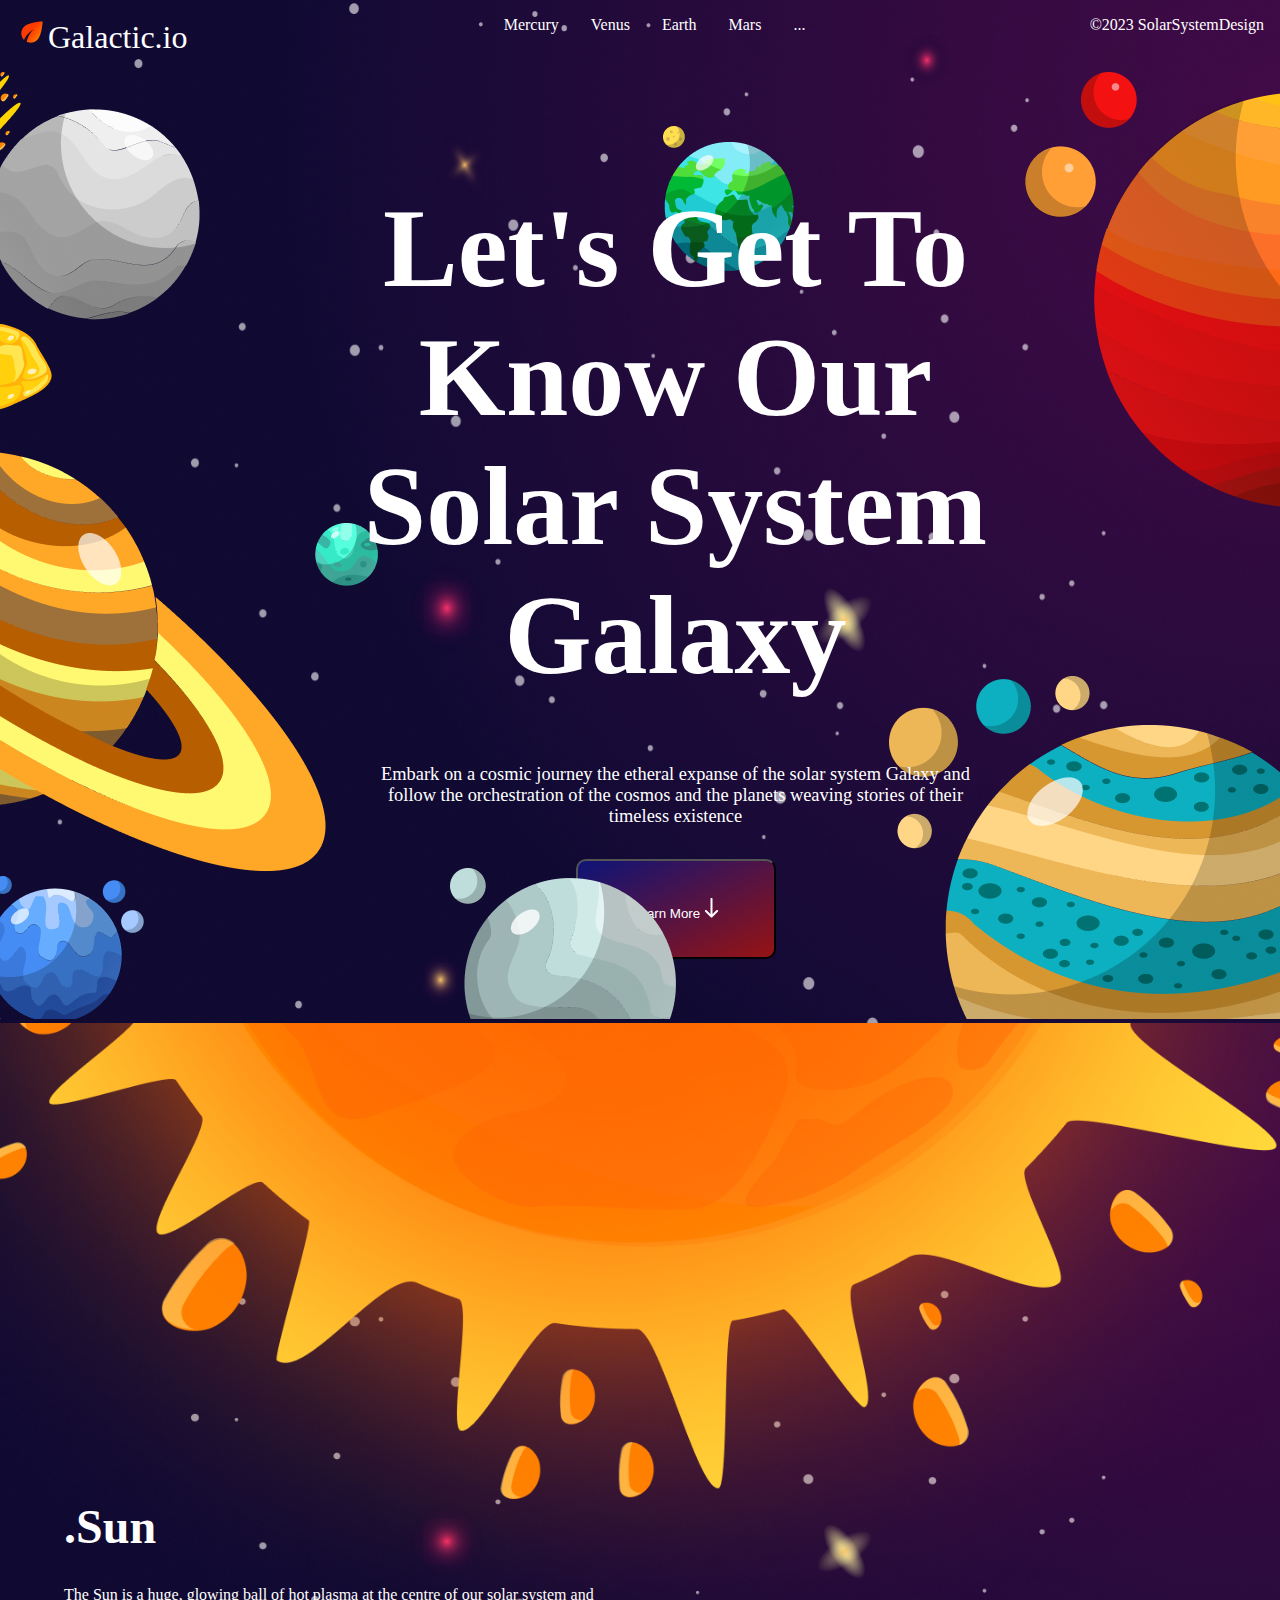
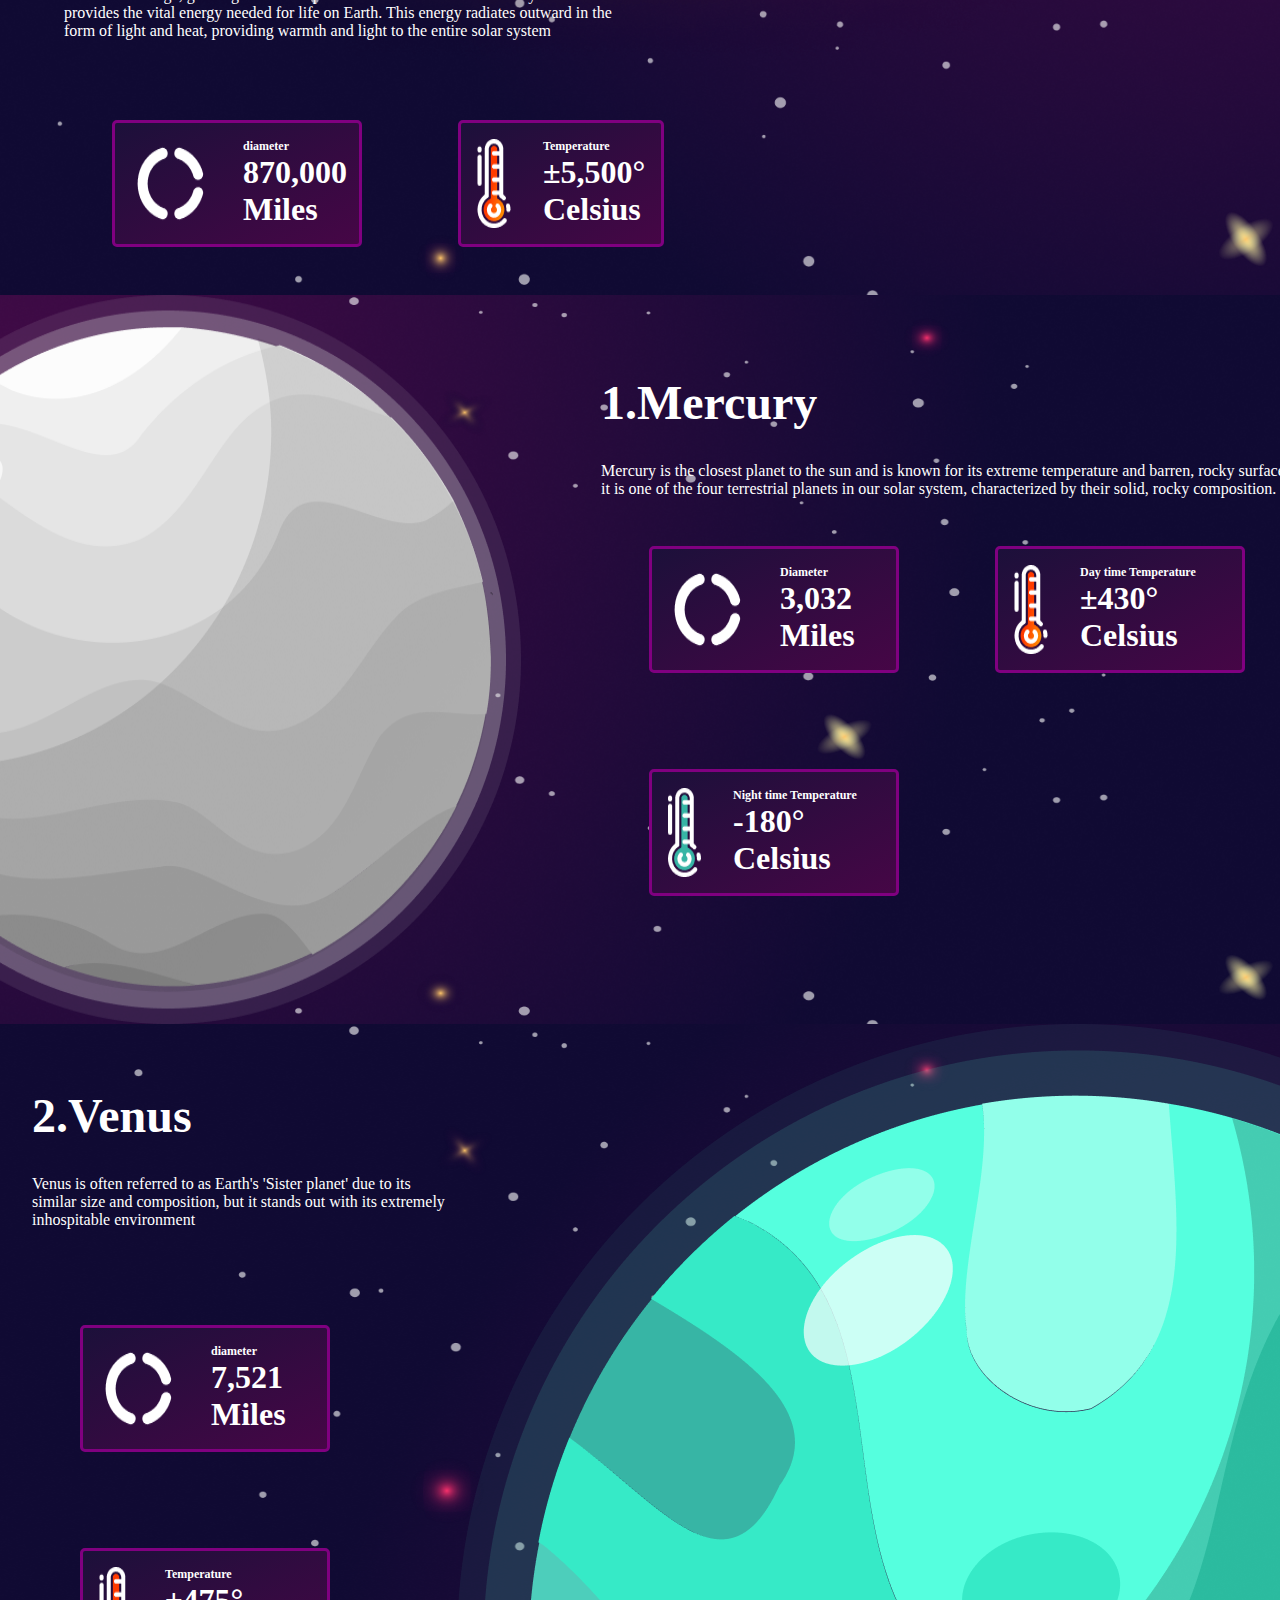
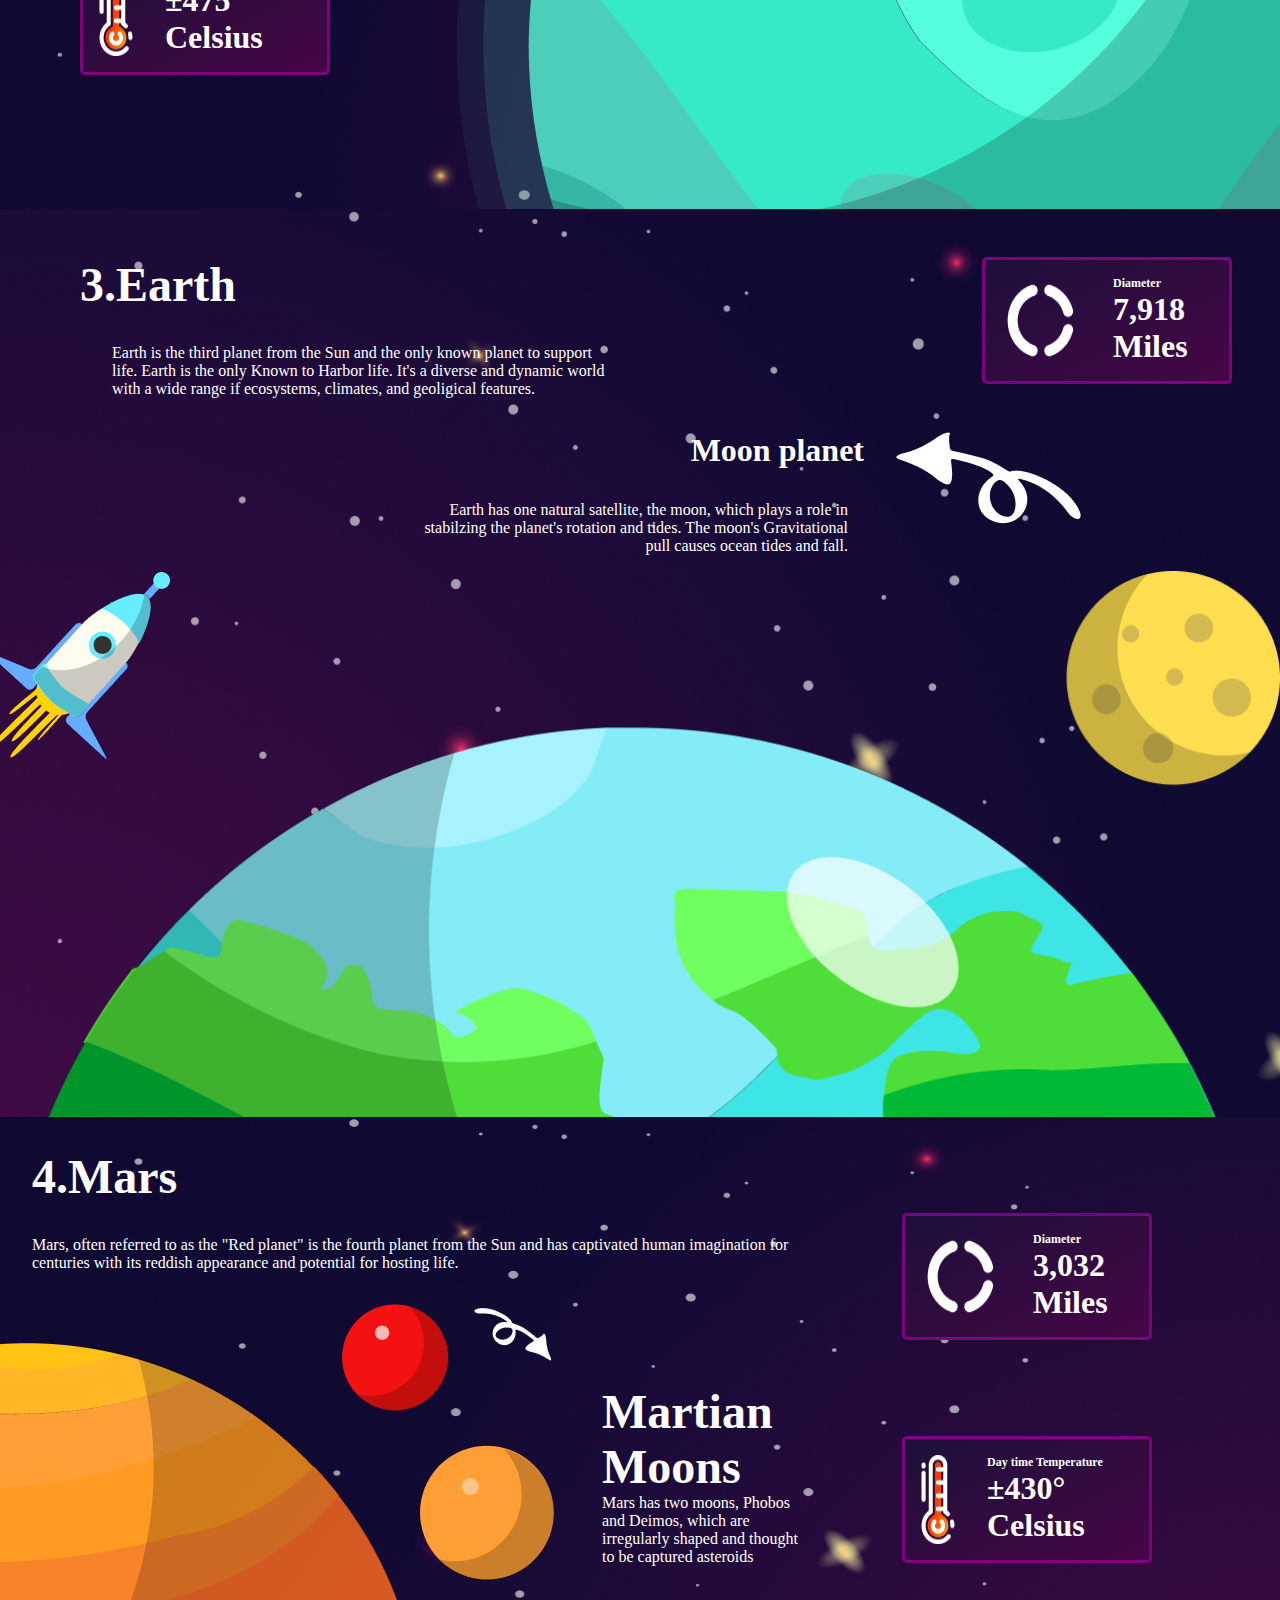
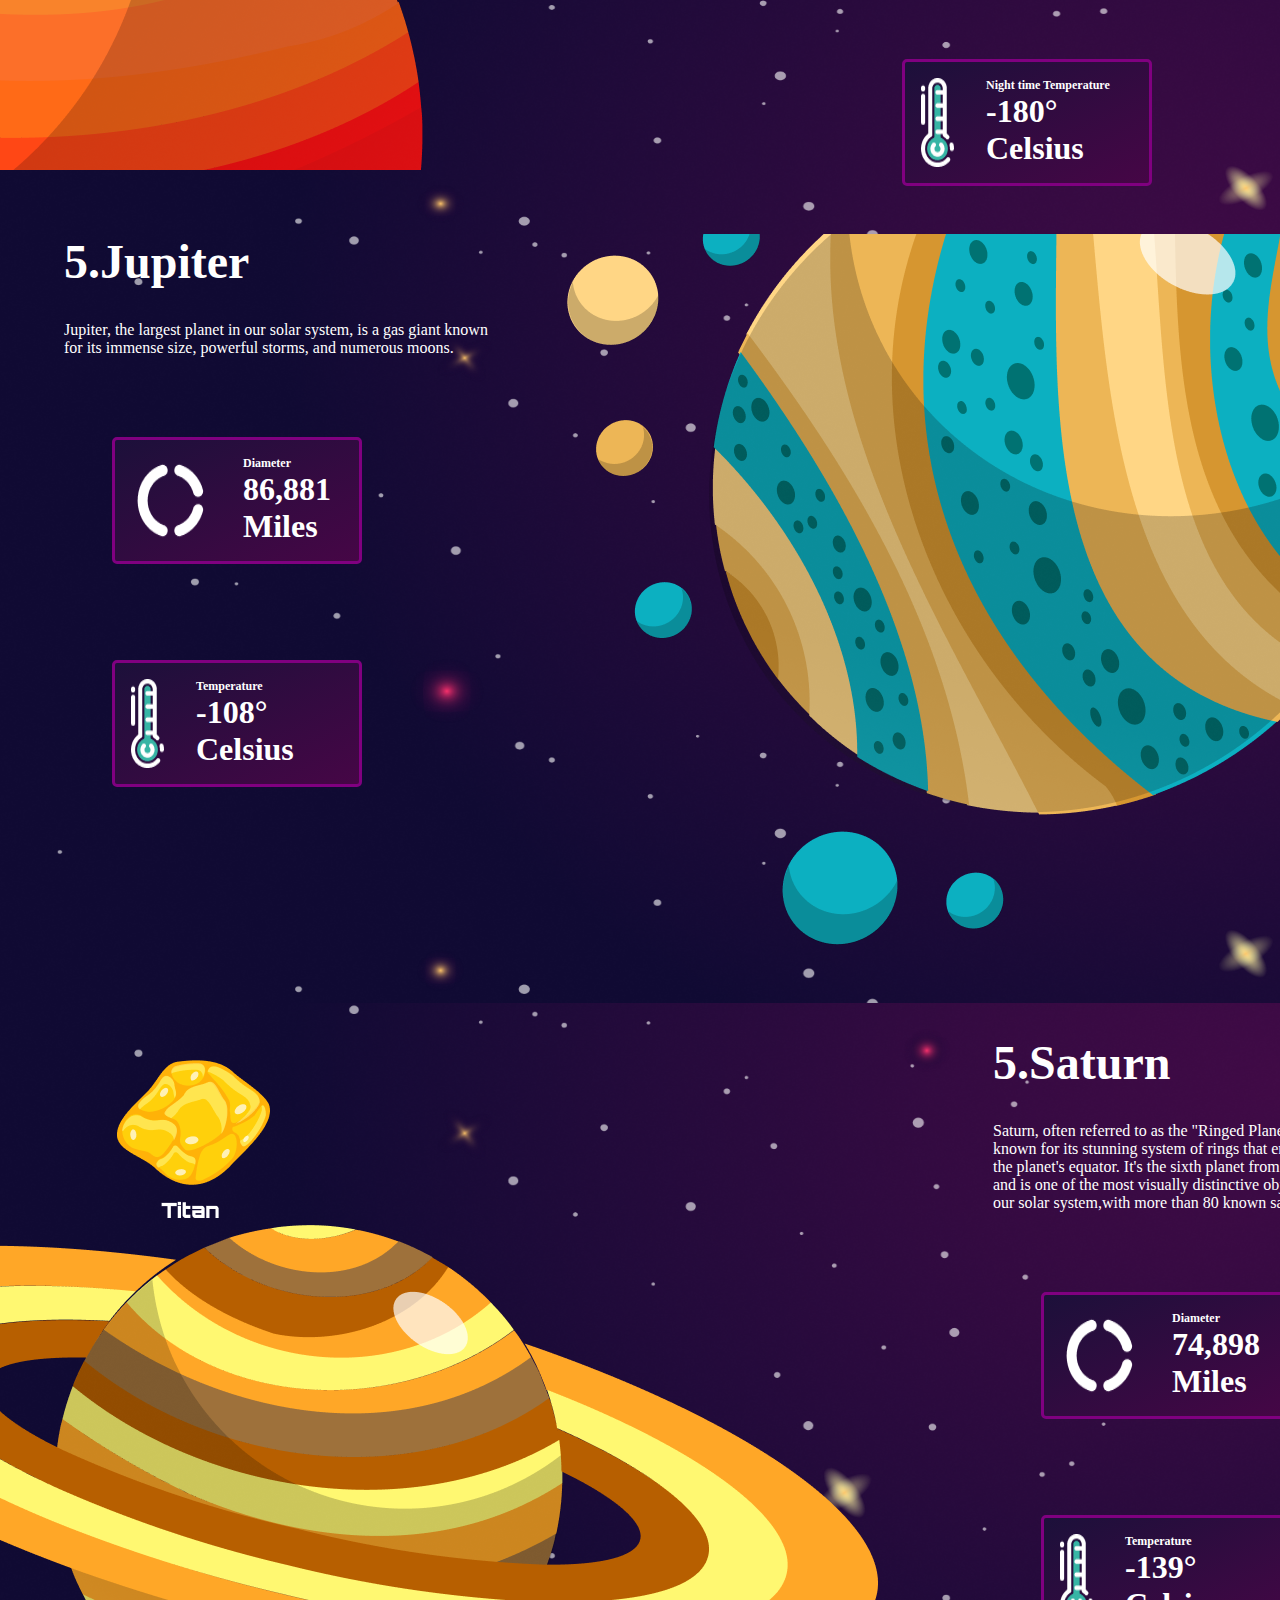
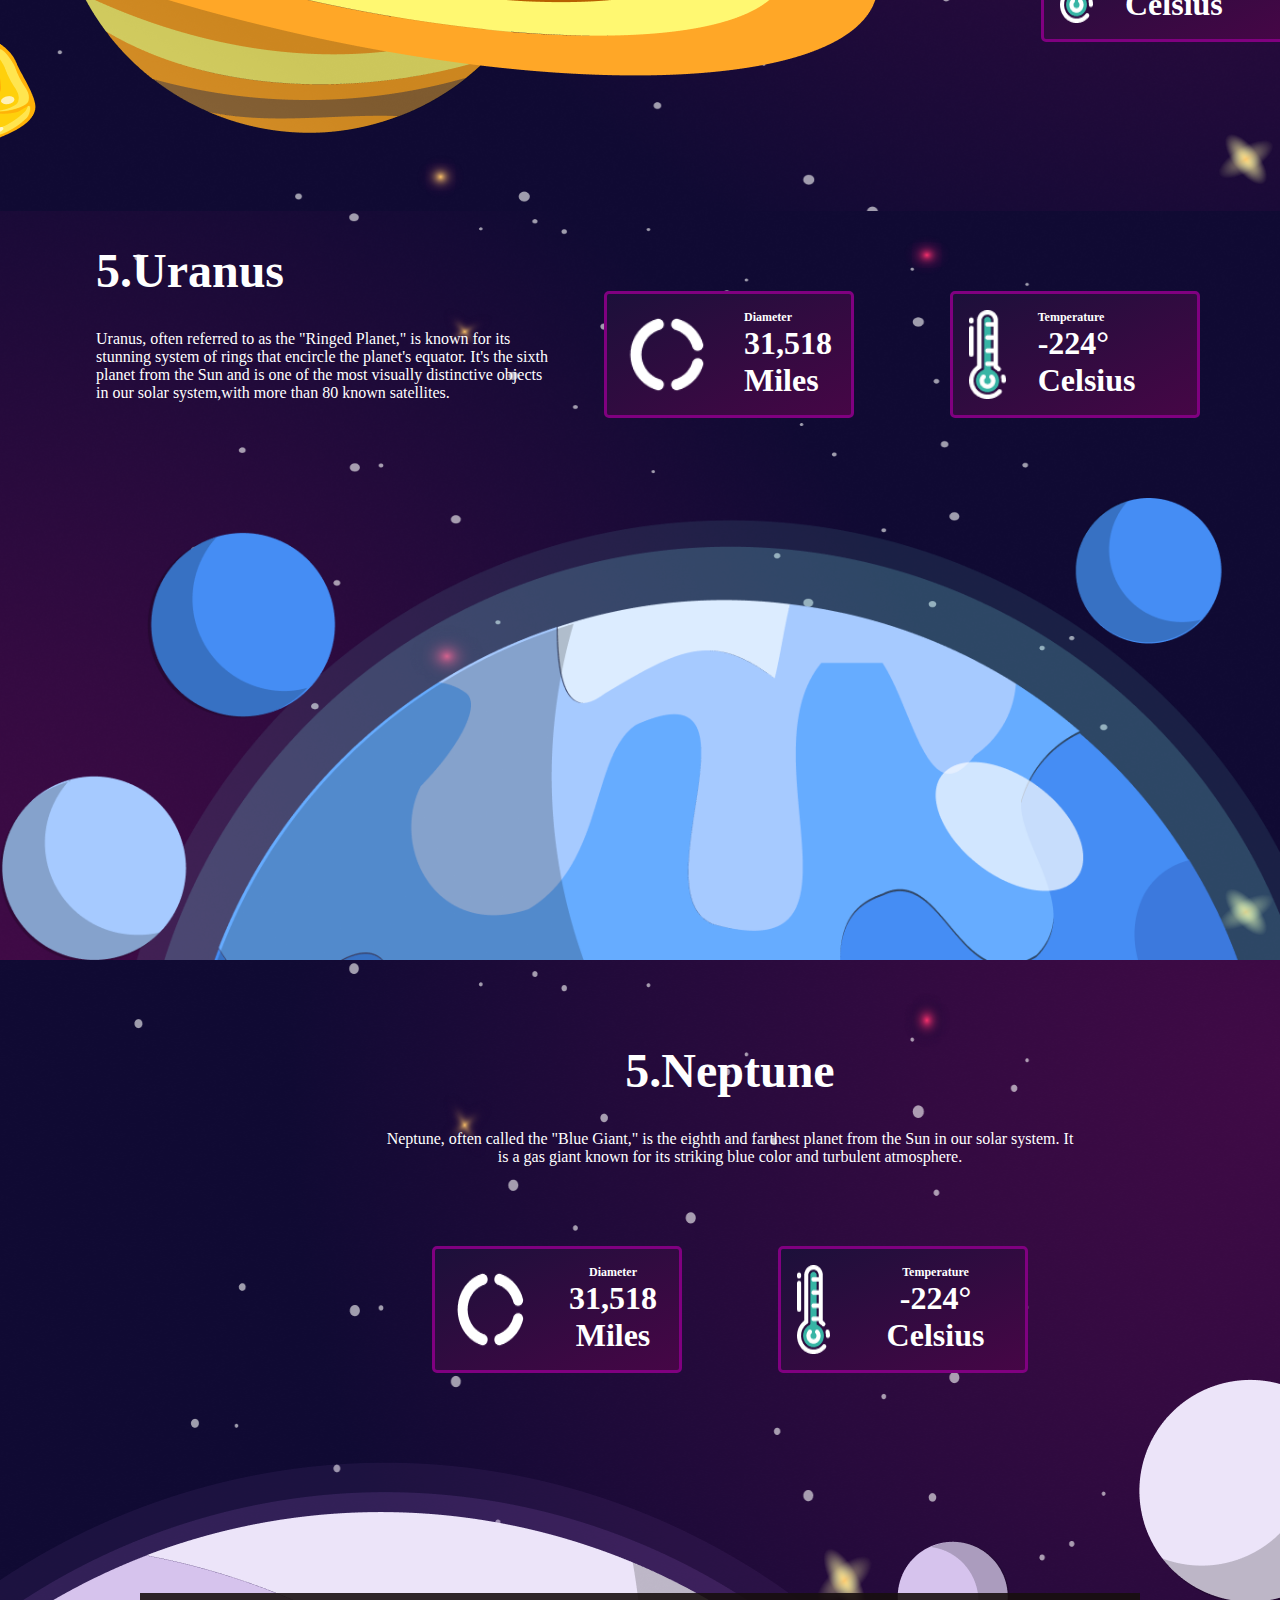
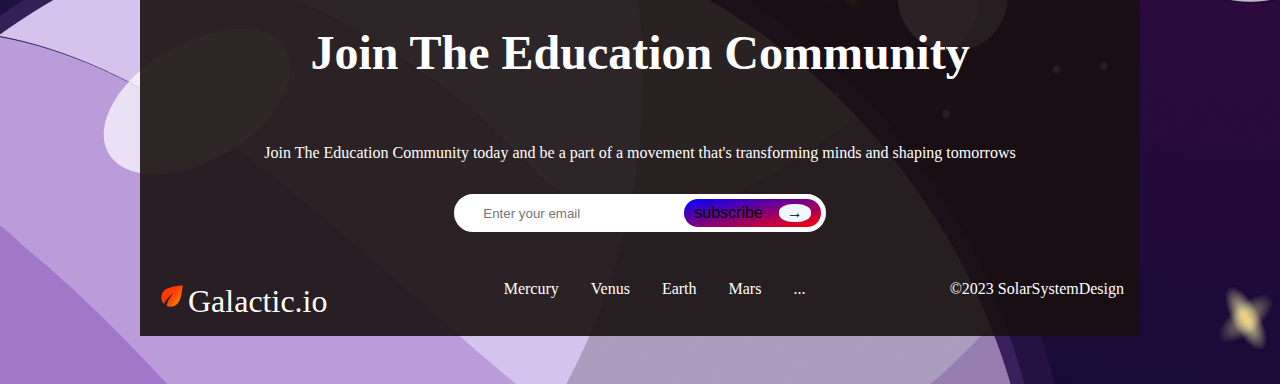
<file: index.html>
<!DOCTYPE html>
<html lang="en">
<head>
    <meta charset="UTF-8">
    <meta name="viewport" content="width=device-width, initial-scale=1.0">
    <link rel="stylesheet" href="style.css">
    <title>Galactic.io</title>
</head>
<body>
    <div class="mainContent">
        <header class="header">
            <div class ='navbar'>
                <a href="#" class="navbar__title"><img src="./images/eco.png" alt="">Galactic.io</a>
                <ul class="navbar__planet__list">
                    <li class="navbar__planet__list__item"><a href='#Mercury__page'>Mercury</a></li>
                    <li class="navbar__planet__list__item"><a href='#Venus__page'> Venus</a></li>
                    <li class="navbar__planet__list__item"><a href='#Earth__page'>Earth</a></li>
                    <li class="navbar__planet__list__item"><a href= '#Mars__page'>Mars</a></li>
                    <li class="navbar__planet__list__item dropdownBtn">
                        <a href="#">...</a>
                        <ul class="dropdown">
                            <li><a href="#Jupiter__page">Jupiter</a></li>
                            <li><a href="#Saturn__page">Saturn</a></li>
                            <li><a href="#Uranus__page">Uranus</a></li>
                            <li><a href="#Neptune__page">Neptune</a></li>
                        </ul>
                    </li>
                </ul>
                
                &#169;2023 SolarSystemDesign
            </div>
        </header>
        <div class="page__summary">
            <div class="left">
                <img class="white" src='./images/Group 2.png'>
                <img src="./images/Layer 2 saturn.png" alt="" class="saturn">
                <img src="./images/Layer 2 Blue planet.png" alt="" class="blue">
            </div>
    
            <div class="center">
                <h1 class="heading ">Let's Get To Know Our Solar System <span class="center">Galaxy</span></h1>
                <p class="description__Galactic">
                    Embark on a cosmic journey the etheral expanse of the solar system Galaxy and follow the orchestration of the cosmos
                    and the planets weaving stories of their timeless existence
                 </p>
                 <a href="#footer"><div class="LearnButton"><button class="learn">Learn More
                    <img src="./images/down arrow.png" alt="" class="downArrow"> </button></div></a>
                    <div class="bottom"><img src="./images/Layer 2 white planet.png" alt="" class="white2 "></div>
            </div>
            <div class="right">
                <img src="./images/Layer 2.png" alt="" class="red left">
                <div class="bottomRight"><img src="./images/jupiter.png" alt="" class="jupiter"></div>
            </div> 
        </div>
    </div>
    <div class="background">
        <div class="background__img1"><img src="./images/Earth.png" alt=""></div>
        <div class="background__img2"><img src="./images/Green planet.png" alt=""></div>
    </div>

    <div class="Sun__page page">
        
        <img src="./images/sun.png" alt="" class="Sun__img">
        <img src="./images/Ellipse 1.png" alt="" class="Ellipse">
        <div class="Sun__page__content page__content">
            <h1 class="Sun__h1">.Sun</h1>
            <p class ='Sun__page__description page__description'>
                The Sun is a huge, glowing ball of hot plasma at the centre of our solar system and provides the vital energy
                needed for life on Earth. This energy radiates outward in the form of light and heat, providing warmth and
                light to the entire solar system
            </p>
            <div class="Sun__page__boxes boxes">
                <div class="Sun__page__box diameter__box page__box">
                    <img class="Box__img" src="./images/donut_large.png" alt="" >
                    <div class="Box__info">
                        <h2 class="Box__heading">diameter</h2>
                        <h3 class="Box__heading__info">870,000 Miles</h3>
                    </div>
                </div>
                <div class="Sun__page__box page__box">
                    <img class="Box__img" src="./images/temp.png" alt="">
                    <div class="Box__info">
                        <h2 class="Box__heading">Temperature</h2>
                        <h3 class="Box__heading__info">&#177;5,500° Celsius</h3>
                    </div>
                </div>
            </div>
        </div>
    </div>
    <div class="Mercury__page page" id="Mercury__page">
        <img src="./images/whitePlanetPage.png" alt="">
        <div class="Mercury__page__content page__content">
            <h1 class="Mercury__h1">1.Mercury</h1>
            <p class="Mercury__page__description">
                Mercury is the closest planet to the sun and is known for its extreme temperature and barren, rocky surface.
                it is one of the four terrestrial planets in our solar system, characterized by their solid, rocky composition.
            </p>
            <div class="Mercury__page__boxes boxes">
                <div class="Mercury__page__box page__box">
                    <img class="Box__img" src="./images/donut_large.png" alt="">
                    <div class="Box__info">
                        <h2 class="Box__heading">Diameter</h2>
                        <h3 class="Box__heading__info">3,032 Miles</h3>
                    </div>
                </div>
                <div class="Mercury__page__box page__box">
                    <img class="Box__img" src="./images/temp.png" alt="">
                    <div class="Box__info">
                        <h2 class="Box__heading">Day time Temperature</h2>
                        <h3 class="Box__heading__info">&#177;430° Celsius</h3>
                    </div>
                </div>
                <div class="Mercury__page__box page__box">
                    <img class="Box__img" src="./images/ColdTemp.png" alt="">
                    <div class="Box__info">
                        <h2 class="Box__heading">Night time Temperature</h2>
                        <h3 class="Box__heading__info">-180° Celsius</h3>
                    </div>
                </div>
            </div>
        </div>
    </div>
    <div class="Venus__page page" id="Venus__page">   
        <img src="./images/Venus.png" alt="" class="Venus__img">
        <div class="Venus__page__content">
            <h1 class="Venus__h1">2.Venus</h1>
            <p class ="Venus__page__description">
                Venus is often referred to as Earth's 'Sister planet' due to its similar size and composition, but it stands out with 
                its extremely inhospitable environment
            </p>
            <div class="Venus__page__boxes boxes">
                <div class="Venus__page__box diameter__box page__box">
                    <img class="Box__img" src="./images/donut_large.png" alt="" >
                    <div class="Box__info">
                        <h2 class="Box__heading">diameter</h2>
                        <h3 class="Box__heading__info">7,521 Miles</h3>
                    </div>
                </div>
                <div class="Venus__page__box page__box">
                    <img class="Box__img" src="./images/temp.png" alt="">
                    <div class="Box__info">
                        <h2 class="Box__heading">Temperature</h2>
                        <h3 class="Box__heading__info">&#177;475° Celsius</h3>
                    </div>
                </div>
            </div>
        </div>
    </div>
    <div class="Earth__page page" id="Earth__page">
        <div class="Earth__box">
            <div class="Earth__description">
                <h1 class="Earth__h1">3.Earth</h1>
                <p class="Earth__page__description">
                    Earth is the third planet from the Sun and the only known planet to support life. Earth is the only Known to Harbor life.
                    It's a diverse and dynamic world with a wide range if ecosystems, climates, and geoligical features.
                </p>
            </div>
            <div class="Earth__page__box page__box">
                <img class="Box__img" src="./images/donut_large.png" alt="">
                <div class="Box__info">
                    <h2 class="Box__heading">Diameter</h2>
                    <h3 class="Box__heading__info">7,918 Miles</h3>
                </div>
            </div>
        </div>
        <div class="Moon">
            <div class="Moon__description">
                <h2 class="Moon__h2">Moon planet</h2>
                <p class="Earth__page__description">
                    Earth has one natural satellite, the moon, which plays a role in stabilzing the planet's rotation and tides.
                    The moon's Gravitational pull causes ocean tides and fall. 
                </p>
            </div> 
            <div class="Earth__arrow"><img src="./images/arrow__Earth.png" alt=""></div>
        </div>
        
        <div class="Rocket"><img src="./images/Rocket.png" alt=""></div>
        <img class="Earth__img" src="./images/EarthPage.png" alt="">
    </div>  

    <div class="Mars__page page" id="Mars__page">
        <div class="Mars__div">
            <h1 class="Mars__h1">4.Mars</h1>
            <p class="Mars__page__description">
                Mars, often referred to as the "Red planet" is the fourth planet from the Sun and has captivated human imagination for 
                centuries with its reddish appearance and potential for hosting life.
            </p>
            <div class="Mars__other__decription">
                <div class="Mars__img">
                    <img  src="./images/Mars.png" alt=""> 
                </div>
                <div class="Martian__Moon">
                    <img class='Mars__arrow' src="./images/arrow__mars.png" alt="">
                    <h2 class="Martian__Moon__h2">Martian Moons</h2>
                        <p class="Martian__Moon__description">
                            Mars has two moons, Phobos and Deimos, which are irregularly shaped and thought to be captured asteroids 
                        </p>
                </div>
            </div>
        </div>    
        <div class="Mars__page__boxes boxes">
            <div class="Mars__page__box page__box">
                <img class="Box__img" src="./images/donut_large.png" alt="">
                <div class="Box__info">
                    <h2 class="Box__heading">Diameter</h2>
                    <h3 class="Box__heading__info">3,032 Miles</h3>
                </div>
            </div>
            <div class="Mars__page__box page__box">
                <img class="Box__img" src="./images/temp.png" alt="">
                <div class="Box__info">
                    <h2 class="Box__heading">Day time Temperature</h2>
                    <h3 class="Box__heading__info">&#177;430° Celsius</h3>
                </div>
            </div>
            <div class="Mars__page__box page__box">
                <img class="Box__img" src="./images/ColdTemp.png" alt="">
                <div class="Box__info">
                    <h2 class="Box__heading">Night time Temperature</h2>
                    <h3 class="Box__heading__info">-180° Celsius</h3>
                </div>
            </div>
        </div>
    </div>

    <div class="Jupiter__page page" id="Jupiter__page">
        <img src="./images/Jupitr__page.png" alt="">
        <div class="Jupiter__page__content page__content">
            <h1 class="Jupiter__h1">5.Jupiter</h1>
            <p class="Jupiter__page__description page__description">
                Jupiter, the largest planet in our solar system, is a gas giant known for its immense size, 
                powerful storms, and numerous moons.
            </p>
            <div class="Jupiter__page__boxes boxes">
                <div class="Jupiter__page__box page__box">
                    <img class="Box__img" src="./images/donut_large.png" alt="">
                    <div class="Box__info">
                        <h2 class="Box__heading">Diameter</h2>
                        <h3 class="Box__heading__info">86,881 Miles</h3>
                    </div>
                </div>
                <div class="Jupiter__page__box page__box">
                    <img class="Box__img" src="./images/ColdTemp.png" alt="">
                    <div class="Box__info">
                        <h2 class="Box__heading">Temperature</h2>
                        <h3 class="Box__heading__info">-108° Celsius</h3>
                    </div>
                </div>
            </div>
        </div>
    </div>

    <div class="Saturn__page page" id="Saturn__page">
        <img src="./images/Saturn__page.png " alt="">
        <div class="Saturn__page__content page__content">
            <h1 class="Saturn__h1">5.Saturn</h1>
            <p class="Saturn__page__description page__description">
                Saturn, often referred to as the "Ringed Planet," is known for its stunning system of rings 
                that encircle the planet's equator. It's the sixth planet from the Sun and is one of the 
                most visually distinctive objects in our solar system,with more than 80 known satellites.
            </p>
            <div class="Saturn__page__boxes boxes">
                <div class="Saturn__page__box page__box">
                    <img class="Box__img" src="./images/donut_large.png" alt="">
                    <div class="Box__info">
                        <h2 class="Box__heading">Diameter</h2>
                        <h3 class="Box__heading__info">74,898 Miles</h3>
                    </div>
                </div>
                <div class="Saturn__page__box page__box">
                    <img class="Box__img" src="./images/ColdTemp.png" alt="">
                    <div class="Box__info">
                        <h2 class="Box__heading">Temperature</h2>
                        <h3 class="Box__heading__info">-139° Celsius</h3>
                    </div>
                </div>
            </div>
        </div>
    </div>

    <div class="Uranus__page page" id="Uranus__page">
        <img src="./images/Uranus__page.png " alt="">
        <div class="Uranus__page__content page__content">
            <div class="Uranus__header">
                <h1 class="Uranus__h1">5.Uranus</h1>
                <p class="Uranus__page__description page__description">
                    Uranus, often referred to as the "Ringed Planet," is known for its stunning system of rings 
                    that encircle the planet's equator. It's the sixth planet from the Sun and is one of the 
                    most visually distinctive objects in our solar system,with more than 80 known satellites.
                </p>
            </div>
            
            <div class="Uranus__page__boxes boxes">
                <div class="Uranus__page__box page__box">
                    <img class="Box__img" src="./images/donut_large.png" alt="">
                    <div class="Box__info">
                        <h2 class="Box__heading">Diameter</h2>
                        <h3 class="Box__heading__info">31,518 Miles</h3>
                    </div>
                </div>
                <div class="Uranus__page__box page__box">
                    <img class="Box__img" src="./images/ColdTemp.png" alt="">
                    <div class="Box__info">
                        <h2 class="Box__heading">Temperature</h2>
                        <h3 class="Box__heading__info">-224° Celsius</h3>
                    </div>
                </div>
            </div>
        </div>
    </div>

    <div class="Neptune__page page" id="Neptune__page">
        
        <div class="Neptune__page__content page__content">
            <div class="Neptune__header">
                <h1 class="Neptune__h1">5.Neptune</h1>
                <p class="Neptune__page__description page__description">
                    Neptune, often called the "Blue Giant," is the eighth and farthest planet from the Sun in our solar system.
                    It is a gas giant known for its striking blue color and turbulent atmosphere.
                </p>
            </div>
            
            <div class="Neptune__page__boxes boxes">
                <div class="Neptune__page__box page__box">
                    <img class="Box__img" src="./images/donut_large.png" alt="">
                    <div class="Box__info">
                        <h2 class="Box__heading">Diameter</h2>
                        <h3 class="Box__heading__info">31,518 Miles</h3>
                    </div>
                </div>
                <div class="Neptune__page__box page__box">
                    <img class="Box__img" src="./images/ColdTemp.png" alt="">
                    <div class="Box__info">
                        <h2 class="Box__heading">Temperature</h2>
                        <h3 class="Box__heading__info">-224° Celsius</h3>
                    </div>
                </div>
            </div>
        </div>
        <img src="./images/Neptune__page.png" alt="" class="Neptune__img">
        <!-- <img src="./images/Neptune__page__img2.png " alt="">
        <img src="./images/Neptune__page__img1.png " alt="">    
        <img src="./images/Neptune__img.png " alt=""> -->
        
    </div>


    <footer class="footer" id="footer">
        <h1>Join The Education Community</h1>
        <p>Join The Education Community today and be a part of a movement that's transforming minds and shaping tomorrows</p>
        <form class="Email__form" name="Email__form" >
            <input type="email" placeholder="Enter your email" class="Email__form__input" required>
            <button type="submit" class="email__Button" >subscribe<div class="Form__arrow">→</div></button>
        </form>
        <div class="isLoggedin"></div>
        <div class ='navbar'>
            <a href="#" class="navbar__title"><img src="./images/eco.png" alt="">Galactic.io</a>
            <ul class="navbar__planet__list">
                <li class="navbar__planet__list__item"><a href='#Mercury__page'>Mercury</a></li>
                <li class="navbar__planet__list__item"><a href='#Venus__page'> Venus</a></li>
                <li class="navbar__planet__list__item"><a href='#Earth__page'>Earth</a></li>
                <li class="navbar__planet__list__item"><a href= '#Mars__page'>Mars</a></li>
                <li class="navbar__planet__list__item dropdownBtn">
                    <a href="#">...</a>
                    <ul class="dropdown">
                        <li><a href="#Jupiter__page">Jupiter</a></li>
                        <li><a href="#Saturn__page">Saturn</a></li>
                        <li><a href="#Uranus__page">Uranus</a></li>
                        <li><a href="#Neptune__page">Neptune</a></li>
                    </ul>
                </li>
            </ul>
            &#169;2023 SolarSystemDesign
        </div>
    </footer>

    <script src="index.js"></script>
</body>
</html>
</file>
<file: style.css>
*{
    padding: 0;
    margin: 0;
    box-sizing:border-box;
    
}

:root{
    --Heading-font-size:3rem;
}

body{
    min-height: 100vh;
    color: white;
    display: flex;
    flex-direction: column;
    position: relative;
}

a{
    color:white;
    text-decoration: none;
}

a:hover{
    color:aqua;
    text-decoration: underline;
}

a:active{
    color: red;
}


.navbar{
    display: flex;
    padding: 1rem;
    width: 100%;
}

.navbar__title{
    text-decoration: none;
    font-size: 2rem;
    color: white;
}

.navbar__planet__list{
    display: flex;
    list-style: none;
    flex-grow: 2;
    justify-content: center;
}

.navbar__planet__list__item {
    padding-left: 2rem;
}

.dropdown{
   display: none;
   list-style: none;
   
}

.dropdownBtn:hover .dropdown{
    display: flex;
    position: absolute;
    /* padding: 1rem; */
}

.dropdown li{
    background-color: black;
    padding: 1rem;
}


.mainContent{
    display: flex;
    flex-direction: column;   
    background-image:url(./images/Clip\ path\ group.png),url(./images/Main_contentvector.png), url(./images/Vector.png);
    background-size: 100% 100%;
}

.page__summary{
    display: flex;
}


.background__img1{
    position:absolute;
    right: 38%;
    z-index:1;
    top:14vh;
}

.background__img2{
    position: absolute;
    top:58vh;
    right: 70.5%;
    z-index:1;
}

.bottomRight{
    position: absolute;
    bottom: 0;
    right: 0;
}

.center{
    text-align: center;
    position: relative;
    z-index: 2;
}

.right{
    position: relative;
}

.heading{
    font-size: 7rem;
    padding-top: 7rem;
    margin-bottom: 2rem;
}

.description__Galactic{
    padding: 2rem;
    font-size: 1.15rem;
}

.learn{
    width: 200px;
    height: 100px;
    color: white;
    background-image: linear-gradient(to bottom right,rgb(13, 20, 120), rgb(150, 19, 19));
    border-radius: 10px;
}

.bottom{
    position: absolute;
    bottom: 0;
    right:50%;
}

.LearnButton{
    display: flex;
    place-content: center;
}

/* General page Configuration */
.page{
    display: flex;
    position: relative;
    background-size: 100% 100%;
}

h1{
    font-size: var(--Heading-font-size);
    margin-bottom: 2rem;
}

.boxes{
    display: flex;
}

.page__content{
    padding-left: 4rem;
}

.page__description{
    margin: 2rem 0;
}

.page__box{
    display: flex;
    margin: 3rem;
    border: purple solid 3px;
    border-radius:5px ;
    background-image: linear-gradient(to bottom right, rgb(28, 16, 58),rgb(70, 6, 70));
    width: 250px;
}

.Box__img{
    padding: 1rem;
}

.Box__info{
    padding: 1rem;
}

.Box__heading{
    font-size: 0.75rem;
}

.Box__heading__info{
    font-size: 2rem;
    overflow-wrap: break-word;
}


/* specific page usage */

.Sun__page{
    flex-direction: column;
    background-image:url(./images/Clip\ path\ group.png),url(./images/Main_contentvector.png), url(./images/Vector.png);
}

.Sun__img{
    width: 100%;
}

.Ellipse{
    position: absolute;
    top:0;
    left:0;
    width: 100%;
}

.Sun__page__content{
    width:50%;
}


.Mercury__page{
    background-image:url(./images/Clip\ path\ group.png),url(./images/Main_contentvector.png), url(./images/Vector\ 2.png);
    flex-direction: row;
}

.Mercury__page__content{
    padding: 5rem;
}

.Mercury__page__boxes{
    display: grid ;
    grid-template-columns: auto auto;
}

.Venus__page{
    flex-flow: row-reverse;
    background-image:url(./images/Clip\ path\ group.png),url(./images/Main_contentvector.png), url(./images/Venus\ Vector.png);
    padding-left:2rem;
}

.Venus__page__boxes{
    flex-direction: column;
}

.Venus__h1{
    padding-top: 4rem;
}

.Venus__page__description{
    padding-bottom: 3rem;
}

.Earth__page{
    background-image:url(./images/Clip\ path\ group.png),url(./images/Main_contentvector.png), url(./images/EarthVector.png);
    background-size: cover;
    flex-direction: column;
}

.Earth__box{
    display: flex;
    justify-content: space-between;
}

.Earth__description{
    margin:3rem  0 0 5rem ;
    width: 50%;
    padding-right: 5rem;
}

.Rocket{
    position: absolute;
    top:40%;
}

.Moon{
    display: flex;
    width:100%;
}

.Moon__h2{
    font-size: 2rem;
    padding-right: 1rem;
}

.Moon__description{
    text-align: right;
    width: 40%;
    margin-left: 30%;
    padding-right: 1rem;
}

.Earth__page__description{
    margin:2rem;
    margin-bottom: 1rem;
}

.Mars__page{
    background-image: url(./images/Clip\ path\ group.png),url(./images/Main_contentvector.png),url(./images/Venus\ Vector.png);
}

.Mars__other__decription{
    display: flex;
}

.Mars__h1{
    margin: 2rem;
}

.Mars__page__description{
    margin: 2rem;
}

.Martian__Moon{
    padding-top: 5rem; 
    position: relative;   
}

.Martian__Moon__h2{
    font-size: 3rem;
    padding: 0rem 3rem ;
}

.Mars__arrow{
    position: absolute;
    left: -5rem;
    top: 0.25rem;
}

.Martian__Moon__description{
    padding: 0rem 3rem;
}

.Mars__page__boxes{
    margin-right: 5rem;
    margin-top: 3rem;
    flex-direction: column;
}



.Jupiter__page{
    flex-direction: row-reverse;
    background-image:url(./images/Clip\ path\ group.png),url(./images/Main_contentvector.png),url(./images/Vector.png);
}

.Jupiter__page__boxes{
    flex-direction: column;
}

.Saturn__page{
    background-image: url(./images/Clip\ path\ group.png),url(./images/Main_contentvector.png),url(./images/Vector.png);
}
.Saturn__page__content{
    margin: 2rem;
   
}

.Saturn__page__boxes{
    flex-direction: column;
}

.Uranus__page{
    flex-direction: column-reverse;
    background-image: url(./images/Clip\ path\ group.png),url(./images/Main_contentvector.png),url(./images/Vector\ Earth.png);
}


.Uranus__page__content{
    display: flex;
    margin: 2rem;
}

.Neptune__page{
    position: relative;
    background-image:url(./images/Clip\ path\ group.png),url(./images/Main_contentvector.png), url(./images/Vector.png);
}

.Neptune__page__content{
   position: absolute;
   text-align: center;
   margin: 2rem 20rem;
   top:5%;
}

.Neptune__page__boxes{
    display: flex;
    justify-content: center;
}

.footer {
    display: flex;
    flex-direction: column;
    align-items: center;
    width: 1000px;
    background-color: rgba(23, 14, 14, 0.893);
    align-self: center;
    position: absolute;
    bottom: 0;
    margin: 3rem;
}

.footer h1{
    font-size: 3rem;
    padding: 2rem;
}

.Email__form{
    display: flex;
    margin:2rem;
    border: 5px white solid;
    border-radius: 50px;
    background-color: white;
}

.Email__form input{
    padding: 0rem 1.5rem; 
    border: 0px;
    border-radius: 50px;
    outline-style: none;
}

.Email__form button{
    font-size: 1rem;
    display: flex;
    gap: 1rem;
    border: 0;
    border-radius: 50px;
    padding: 5px 10px;
    background-image: linear-gradient(to bottom right,blue,red);
}

.Form__arrow{
    background-color: aliceblue;
    border-radius: 45%;
    padding: 0rem 0.5rem;
}
</file>
